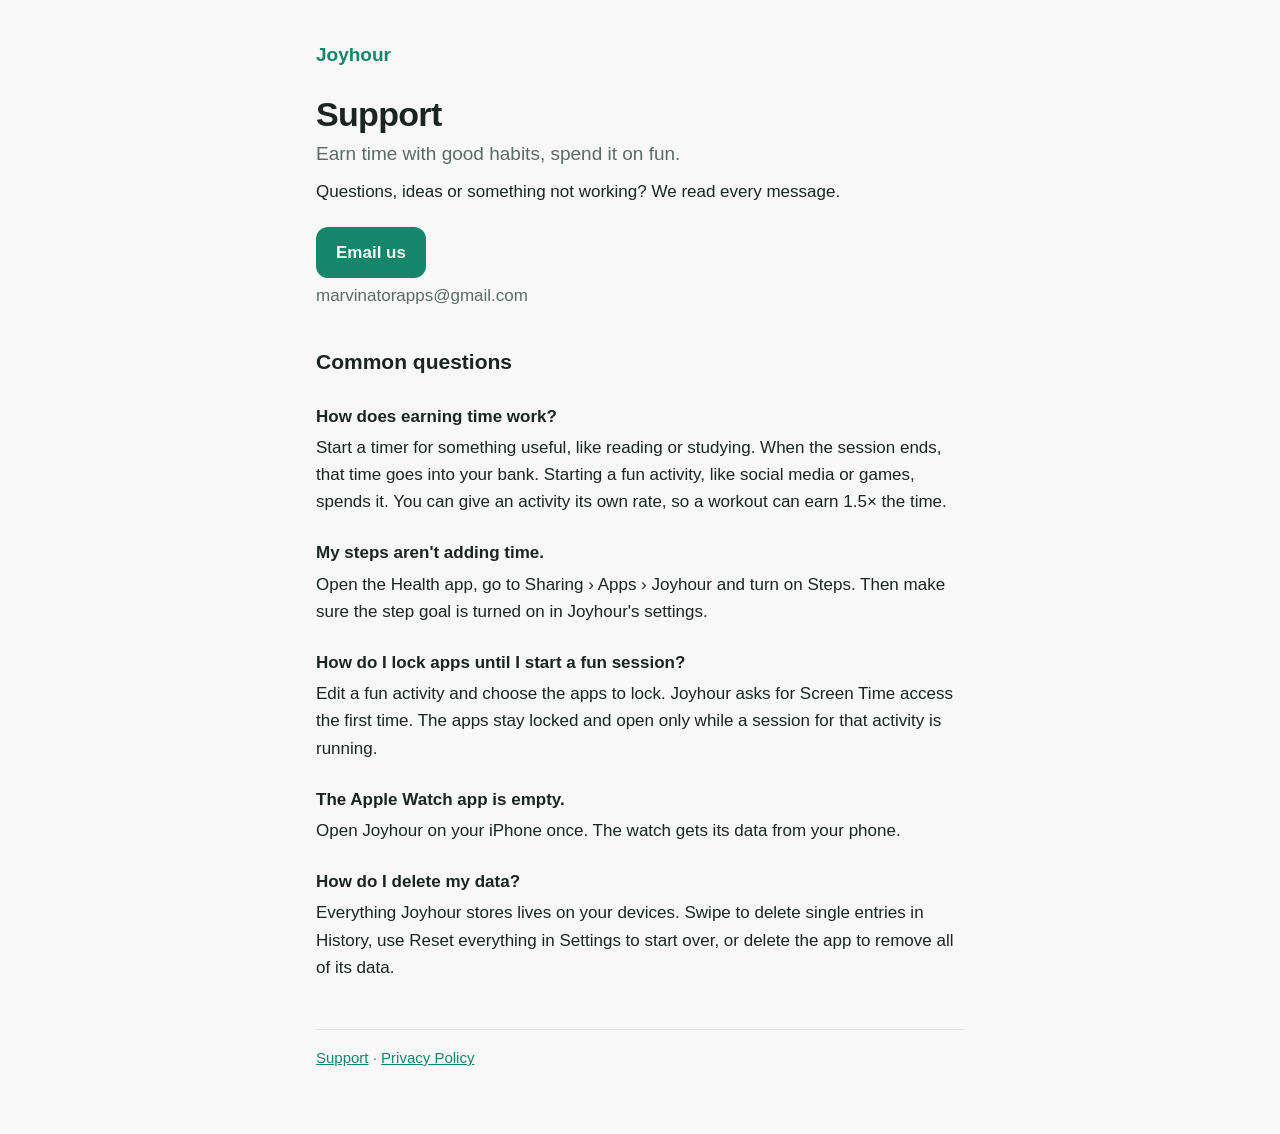
<file: index.html>
<!doctype html>
<html lang="en">
<head>
<meta charset="utf-8">
<meta name="viewport" content="width=device-width, initial-scale=1">
<title>Joyhour Support</title>
<meta name="description" content="Help and contact for Joyhour: earn screen time with good habits.">
<link rel="stylesheet" href="style.css">
</head>
<body>
<main>
  <a class="brand" href="./">Joyhour</a>
  <h1>Support</h1>
  <p class="lead">Earn time with good habits, spend it on fun.</p>
  <p>Questions, ideas or something not working? We read every message.</p>
  <a class="button" href="mailto:marvinatorapps@gmail.com?subject=Joyhour%20support">Email us</a>
  <p class="meta">marvinatorapps@gmail.com</p>

  <h2>Common questions</h2>

  <h3>How does earning time work?</h3>
  <p>Start a timer for something useful, like reading or studying. When the session ends, that time goes into your bank. Starting a fun activity, like social media or games, spends it. You can give an activity its own rate, so a workout can earn 1.5× the time.</p>

  <h3>My steps aren't adding time.</h3>
  <p>Open the Health app, go to Sharing › Apps › Joyhour and turn on Steps. Then make sure the step goal is turned on in Joyhour's settings.</p>

  <h3>How do I lock apps until I start a fun session?</h3>
  <p>Edit a fun activity and choose the apps to lock. Joyhour asks for Screen Time access the first time. The apps stay locked and open only while a session for that activity is running.</p>

  <h3>The Apple Watch app is empty.</h3>
  <p>Open Joyhour on your iPhone once. The watch gets its data from your phone.</p>

  <h3>How do I delete my data?</h3>
  <p>Everything Joyhour stores lives on your devices. Swipe to delete single entries in History, use Reset everything in Settings to start over, or delete the app to remove all of its data.</p>

  <footer><a href="./">Support</a> · <a href="privacy.html">Privacy Policy</a></footer>
</main>
</body>
</html>
</file>
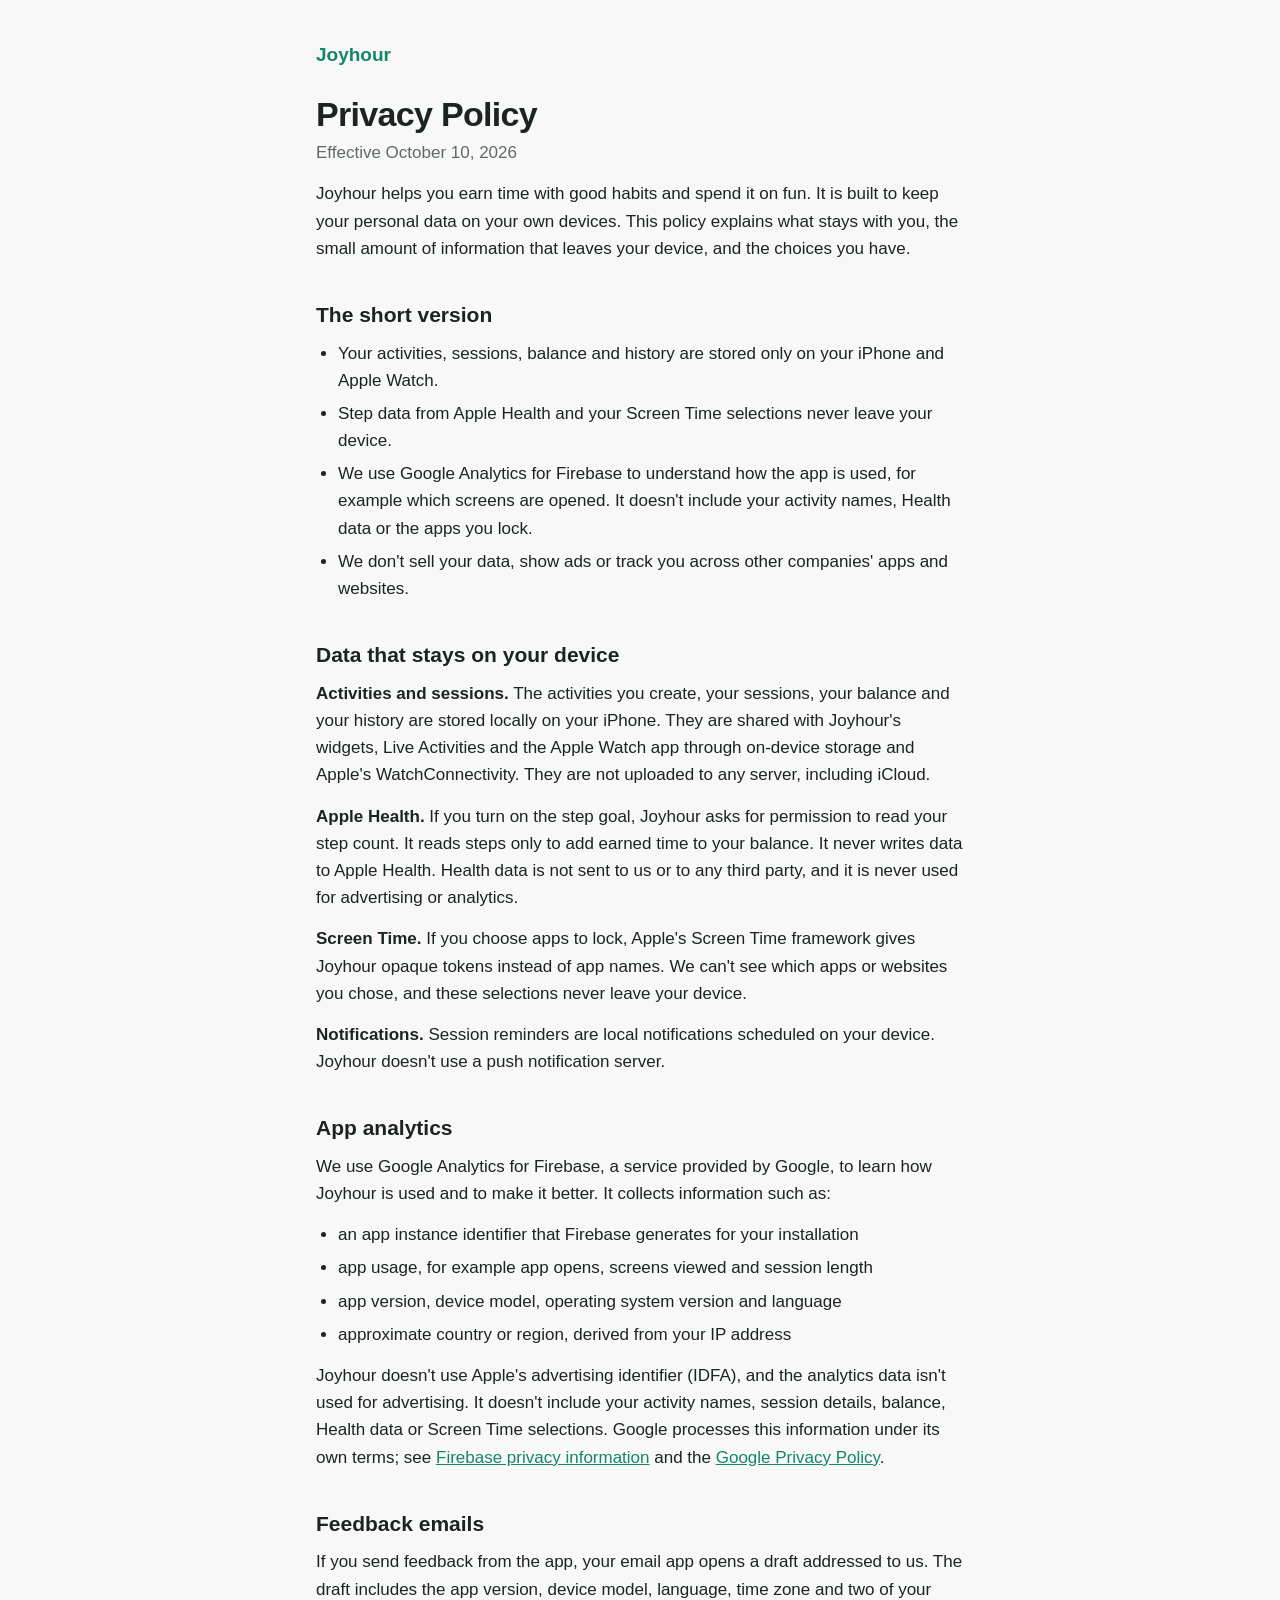
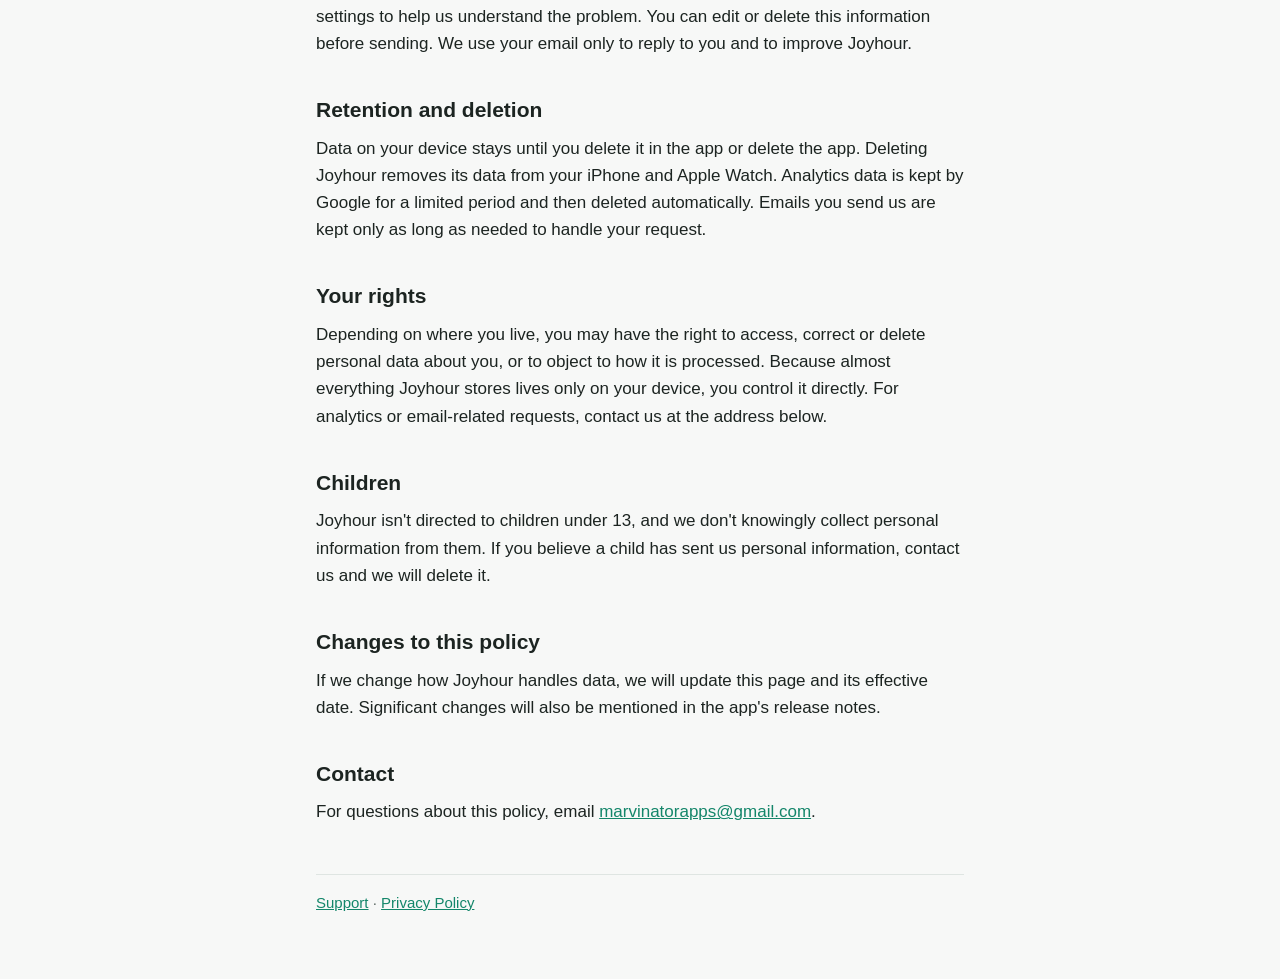
<file: privacy.html>
<!doctype html>
<html lang="en">
<head>
<meta charset="utf-8">
<meta name="viewport" content="width=device-width, initial-scale=1">
<title>Joyhour Privacy Policy</title>
<meta name="description" content="How Joyhour handles your data.">
<link rel="stylesheet" href="style.css">
</head>
<body>
<main>
  <a class="brand" href="./">Joyhour</a>
  <h1>Privacy Policy</h1>
  <p class="meta">Effective October 10, 2026</p>

  <p>Joyhour helps you earn time with good habits and spend it on fun. It is built to keep your personal data on your own devices. This policy explains what stays with you, the small amount of information that leaves your device, and the choices you have.</p>

  <h2>The short version</h2>
  <ul>
    <li>Your activities, sessions, balance and history are stored only on your iPhone and Apple Watch.</li>
    <li>Step data from Apple Health and your Screen Time selections never leave your device.</li>
    <li>We use Google Analytics for Firebase to understand how the app is used, for example which screens are opened. It doesn't include your activity names, Health data or the apps you lock.</li>
    <li>We don't sell your data, show ads or track you across other companies' apps and websites.</li>
  </ul>

  <h2>Data that stays on your device</h2>
  <p><strong>Activities and sessions.</strong> The activities you create, your sessions, your balance and your history are stored locally on your iPhone. They are shared with Joyhour's widgets, Live Activities and the Apple Watch app through on-device storage and Apple's WatchConnectivity. They are not uploaded to any server, including iCloud.</p>
  <p><strong>Apple Health.</strong> If you turn on the step goal, Joyhour asks for permission to read your step count. It reads steps only to add earned time to your balance. It never writes data to Apple Health. Health data is not sent to us or to any third party, and it is never used for advertising or analytics.</p>
  <p><strong>Screen Time.</strong> If you choose apps to lock, Apple's Screen Time framework gives Joyhour opaque tokens instead of app names. We can't see which apps or websites you chose, and these selections never leave your device.</p>
  <p><strong>Notifications.</strong> Session reminders are local notifications scheduled on your device. Joyhour doesn't use a push notification server.</p>

  <h2>App analytics</h2>
  <p>We use Google Analytics for Firebase, a service provided by Google, to learn how Joyhour is used and to make it better. It collects information such as:</p>
  <ul>
    <li>an app instance identifier that Firebase generates for your installation</li>
    <li>app usage, for example app opens, screens viewed and session length</li>
    <li>app version, device model, operating system version and language</li>
    <li>approximate country or region, derived from your IP address</li>
  </ul>
  <p>Joyhour doesn't use Apple's advertising identifier (IDFA), and the analytics data isn't used for advertising. It doesn't include your activity names, session details, balance, Health data or Screen Time selections. Google processes this information under its own terms; see <a href="https://firebase.google.com/support/privacy">Firebase privacy information</a> and the <a href="https://policies.google.com/privacy">Google Privacy Policy</a>.</p>

  <h2>Feedback emails</h2>
  <p>If you send feedback from the app, your email app opens a draft addressed to us. The draft includes the app version, device model, language, time zone and two of your settings to help us understand the problem. You can edit or delete this information before sending. We use your email only to reply to you and to improve Joyhour.</p>

  <h2>Retention and deletion</h2>
  <p>Data on your device stays until you delete it in the app or delete the app. Deleting Joyhour removes its data from your iPhone and Apple Watch. Analytics data is kept by Google for a limited period and then deleted automatically. Emails you send us are kept only as long as needed to handle your request.</p>

  <h2>Your rights</h2>
  <p>Depending on where you live, you may have the right to access, correct or delete personal data about you, or to object to how it is processed. Because almost everything Joyhour stores lives only on your device, you control it directly. For analytics or email-related requests, contact us at the address below.</p>

  <h2>Children</h2>
  <p>Joyhour isn't directed to children under 13, and we don't knowingly collect personal information from them. If you believe a child has sent us personal information, contact us and we will delete it.</p>

  <h2>Changes to this policy</h2>
  <p>If we change how Joyhour handles data, we will update this page and its effective date. Significant changes will also be mentioned in the app's release notes.</p>

  <h2>Contact</h2>
  <p>For questions about this policy, email <a href="mailto:marvinatorapps@gmail.com">marvinatorapps@gmail.com</a>.</p>

  <footer><a href="./">Support</a> · <a href="privacy.html">Privacy Policy</a></footer>
</main>
</body>
</html>
</file>
<file: style.css>
:root {
  --bg: #f7f8f7;
  --text: #1c2421;
  --muted: #5e6a66;
  --accent: #14866a;
  --line: #dfe5e2;
  color-scheme: light dark;
}

@media (prefers-color-scheme: dark) {
  :root {
    --bg: #111614;
    --text: #e8eeeb;
    --muted: #9aa8a3;
    --accent: #4fd1a8;
    --line: #26302c;
  }
}

* { box-sizing: border-box; }

body {
  margin: 0;
  background: var(--bg);
  color: var(--text);
  font: 17px/1.6 -apple-system, BlinkMacSystemFont, "Segoe UI", Roboto, Helvetica, Arial, sans-serif;
  -webkit-text-size-adjust: 100%;
}

main {
  max-width: 680px;
  margin: 0 auto;
  padding: 40px 16px 64px;
}

.brand {
  display: inline-block;
  margin-bottom: 24px;
  color: var(--accent);
  font-weight: 700;
  font-size: 19px;
  text-decoration: none;
}

h1 { font-size: 34px; line-height: 1.2; margin: 0 0 4px; letter-spacing: -0.02em; }
h2 { font-size: 21px; margin: 36px 0 8px; }
h3 { font-size: 17px; margin: 24px 0 4px; }
p, ul { margin: 0 0 14px; }
ul { padding-left: 22px; }
li { margin-bottom: 6px; }
a { color: var(--accent); }

.meta, .lead { color: var(--muted); }
.lead { font-size: 19px; margin-bottom: 8px; }

.button {
  display: inline-block;
  margin: 8px 0 4px;
  padding: 12px 20px;
  border-radius: 12px;
  background: var(--accent);
  color: var(--bg);
  font-weight: 600;
  text-decoration: none;
}

footer {
  margin-top: 48px;
  padding-top: 16px;
  border-top: 1px solid var(--line);
  color: var(--muted);
  font-size: 15px;
}
</file>
